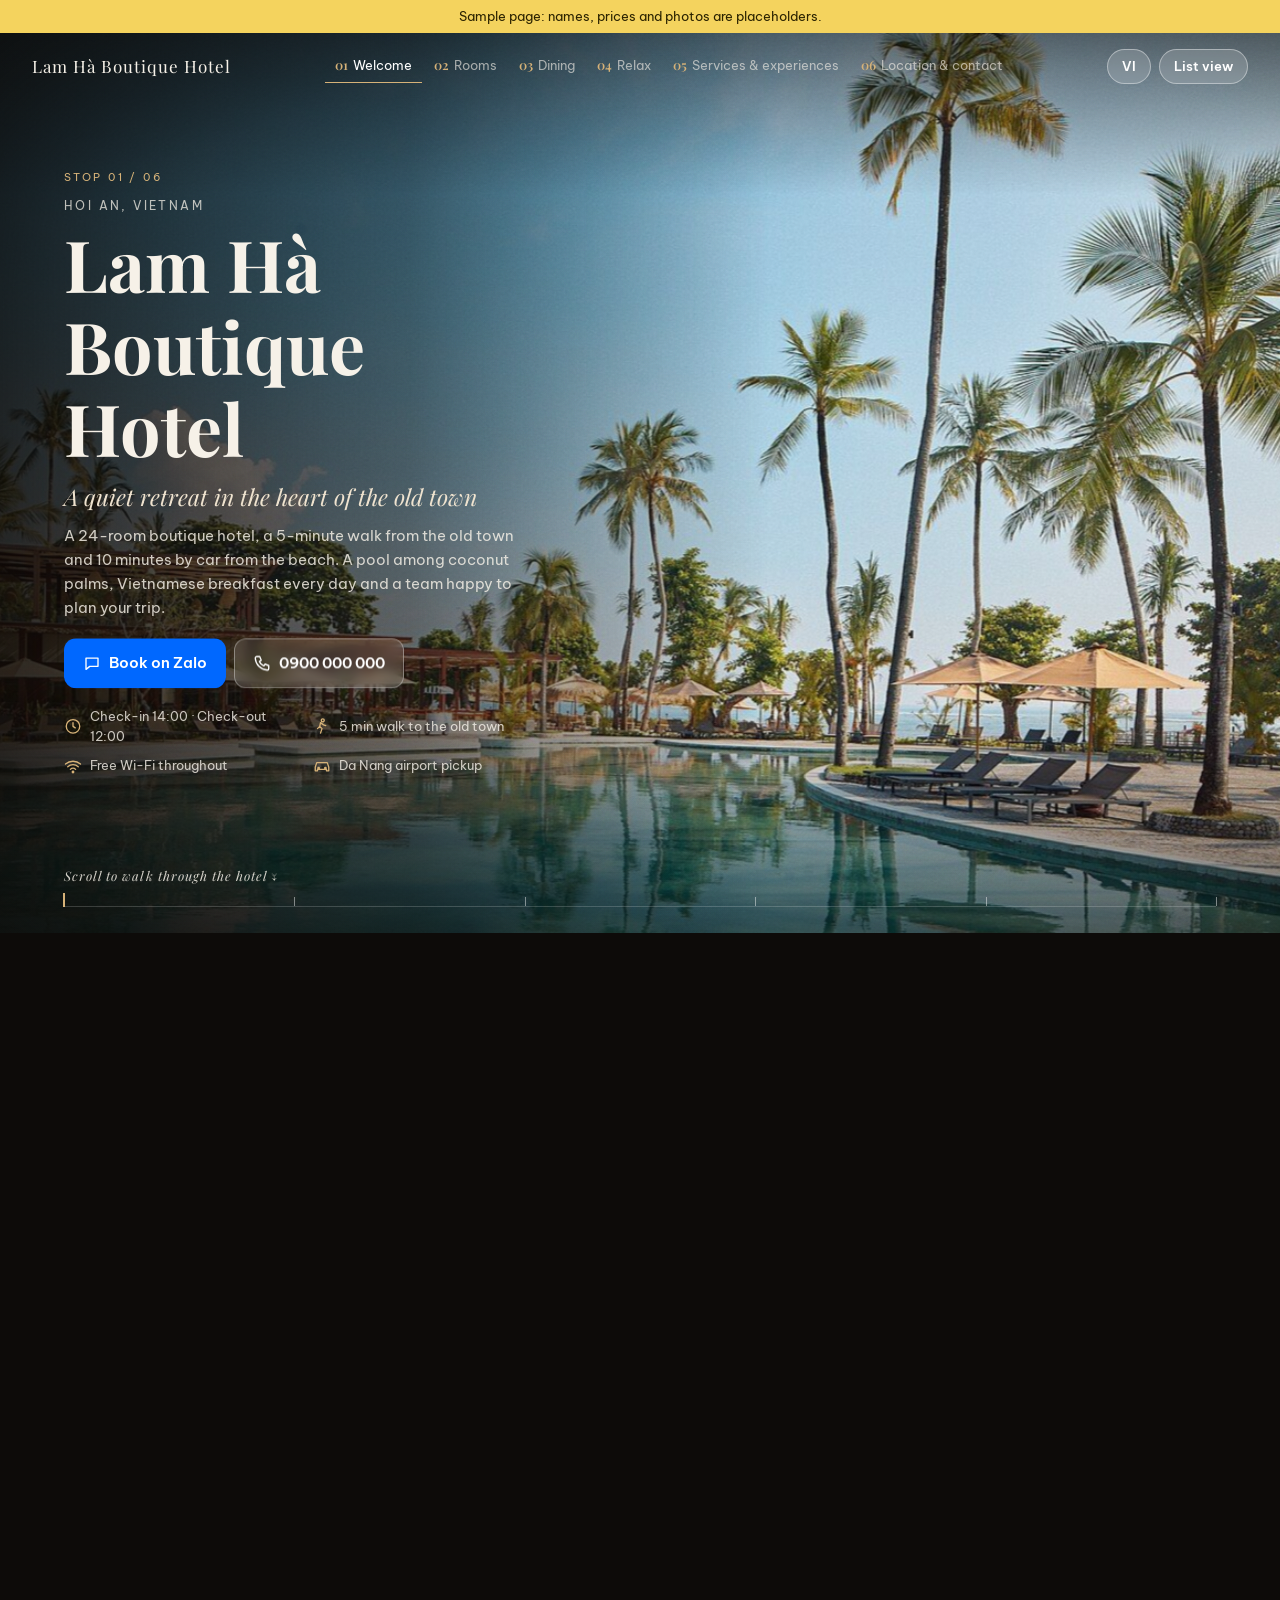
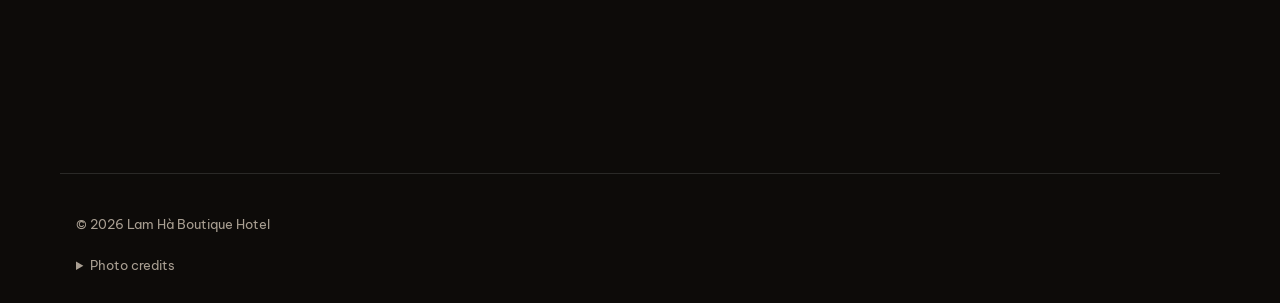
<file: docs/khach-san/index.html>
<!doctype html>
<html lang="vi">
<head>
  <meta charset="utf-8">
  <meta name="viewport" content="width=device-width, initial-scale=1, viewport-fit=cover">
  <title>Lam Hà Boutique Hotel · Phòng và dịch vụ</title>
  <meta name="description" content="Xem hình ảnh phòng nghỉ, ẩm thực và dịch vụ của khách sạn, đặt phòng nhanh qua Zalo hoặc điện thoại.">
  <meta property="og:type" content="website">
  <meta property="og:title" content="Lam Hà Boutique Hotel · Phòng và dịch vụ">
  <meta property="og:description" content="Xem hình ảnh phòng nghỉ, ẩm thực và dịch vụ. Đặt phòng nhanh qua Zalo.">
  <meta property="og:image" content="img/hero-1.jpg">
  <meta name="theme-color" content="#1f3d36">
  <link rel="preconnect" href="https://fonts.googleapis.com">
  <link rel="preconnect" href="https://fonts.gstatic.com" crossorigin>
  <link href="https://fonts.googleapis.com/css2?family=Be+Vietnam+Pro:wght@400;500;600&family=Playfair+Display:ital,wght@0,600;0,700;1,600&display=swap" rel="stylesheet">
  <link rel="stylesheet" href="style.css">
</head>
<body>
  <script>(function(){var h=document.documentElement,m=false;try{m=localStorage.getItem("ks-view")==="list"}catch(e){}if(!m&&!matchMedia("(prefers-reduced-motion: reduce)").matches)h.classList.add("film")})()</script>
  <div id="sample" class="sample" hidden></div>

  <div id="bench" class="bench" aria-label="Đi một vòng khách sạn"></div>

  <div class="stack-only">

  <header class="hero" id="top">
    <div class="hero-img" id="hero-img"></div>
    <div class="hero-shade"></div>
    <div class="topbar wrap">
      <span class="brand" id="brand"></span>
      <button id="lang" class="pill" type="button" aria-label="Đổi ngôn ngữ">EN</button>
    </div>
    <div class="hero-text wrap">
      <p class="eyebrow" id="h-loc"></p>
      <h1 id="h-name"></h1>
      <p class="tagline" id="h-tag"></p>
      <div class="hero-cta" id="hero-cta"></div>
    </div>
  </header>

  <section class="facts wrap" id="facts"></section>
  <section class="intro wrap"><p id="intro"></p></section>

  <nav class="bar" aria-label="Mục lục">
    <div class="wrap chips" id="chips"></div>
  </nav>

  <main id="stations"></main>

  <section class="wrap where" id="vi-tri">
    <div class="station-head"><span class="station-no" id="where-no"></span><h2 id="where-title"></h2></div>
    <div class="where-grid">
      <div class="map"><iframe id="map" title="Bản đồ" loading="lazy" referrerpolicy="no-referrer-when-downgrade"></iframe></div>
      <div class="contact" id="contact"></div>
    </div>
  </section>

  </div>

  <footer class="wrap foot">
    <div id="foot-name"></div>
    <div><button id="to-film" class="ghost" type="button">Xem dạng đi một vòng khách sạn</button></div>
    <details><summary id="credits-title"></summary><ul id="credits"></ul></details>
  </footer>

  <div class="dock" id="dock"></div>

  <div id="panel" class="panel" hidden>
    <div class="panel-backdrop" data-close></div>
    <article class="panel-card" role="dialog" aria-modal="true" aria-labelledby="p-title">
      <button class="close" type="button" data-close aria-label="Đóng">×</button>
      <div id="p-body"></div>
    </article>
  </div>
  <div id="toast" class="toast" role="status" aria-live="polite"></div>

  <script src="hotel.js"></script>
  <script src="credits.js"></script>
  <script src="app.js"></script>
  <script src="bench.js"></script>
</body>
</html>
</file>
<file: docs/khach-san/style.css>
:root {
  --bg: #f7f3ec;
  --bg-2: #efe8dc;
  --card: #ffffff;
  --ink: #1d2422;
  --ink-2: #5b6461;
  --line: #e2d9ca;
  --brand: #1f3d36;
  --brand-ink: #fff;
  --gold: #b88a44;
  --zalo: #0068ff;
  --shadow: 0 1px 2px rgba(30, 40, 35, .06), 0 10px 30px rgba(30, 40, 35, .08);
  color-scheme: light;
}
@media (prefers-color-scheme: dark) {
  :root:not([data-theme="light"]) {
    --bg: #121615; --bg-2: #1a201e; --card: #1c2321; --ink: #eef0ec; --ink-2: #a5aea9;
    --line: #2c3532; --brand: #7fc2ad; --brand-ink: #0f1513; --gold: #d8b06a;
    --shadow: 0 1px 2px rgba(0,0,0,.4), 0 10px 30px rgba(0,0,0,.35);
    color-scheme: dark;
  }
}
:root[data-theme="dark"] {
  --bg: #121615; --bg-2: #1a201e; --card: #1c2321; --ink: #eef0ec; --ink-2: #a5aea9;
  --line: #2c3532; --brand: #7fc2ad; --brand-ink: #0f1513; --gold: #d8b06a;
  --shadow: 0 1px 2px rgba(0,0,0,.4), 0 10px 30px rgba(0,0,0,.35);
  color-scheme: dark;
}

* { box-sizing: border-box; }
html { -webkit-text-size-adjust: 100%; scroll-behavior: smooth; }
body { margin: 0; background: var(--bg); color: var(--ink); font: 16px/1.6 "Be Vietnam Pro", system-ui, sans-serif; overflow-x: hidden; padding-bottom: 76px; }
a { color: inherit; }
img { max-width: 100%; }
.wrap { max-width: 1160px; margin: 0 auto; padding-left: 16px; padding-right: 16px; }
h1, h2, h3 { font-family: "Playfair Display", Georgia, serif; line-height: 1.15; margin: 0; font-weight: 700; }
svg.i { width: 18px; height: 18px; flex: none; stroke: currentColor; fill: none; stroke-width: 1.8; stroke-linecap: round; stroke-linejoin: round; }

.sample { background: #f4d35e; color: #2b2300; font-size: 13px; text-align: center; padding: 6px 12px; }

/* hero */
.hero { position: relative; min-height: min(88vh, 760px); display: flex; flex-direction: column; justify-content: space-between; color: #fff; overflow: hidden; }
.hero-img { position: absolute; inset: 0; }
.hero-img img { position: absolute; inset: 0; width: 100%; height: 100%; object-fit: cover; opacity: 0; transition: opacity 1.2s ease; }
.hero-img img.on { opacity: 1; }
.hero-shade { position: absolute; inset: 0; background: linear-gradient(180deg, rgba(0,0,0,.45) 0%, rgba(0,0,0,0) 30%, rgba(0,0,0,.1) 55%, rgba(0,0,0,.72) 100%); }
.topbar { position: relative; display: flex; justify-content: space-between; align-items: center; padding-top: 16px; width: 100%; }
.brand { font-family: "Playfair Display", serif; font-size: 18px; letter-spacing: .02em; }
.pill { font: inherit; font-size: 13px; font-weight: 600; color: #fff; background: rgba(255,255,255,.16); border: 1px solid rgba(255,255,255,.4);
  border-radius: 999px; padding: 6px 14px; cursor: pointer; backdrop-filter: blur(6px); }
.hero-text { position: relative; padding-bottom: 40px; width: 100%; }
.eyebrow { text-transform: uppercase; letter-spacing: .16em; font-size: 12px; font-weight: 600; margin: 0 0 10px; opacity: .9; }
.hero h1 { font-size: clamp(40px, 8vw, 80px); max-width: 900px; }
.tagline { font-family: "Playfair Display", serif; font-style: italic; font-size: clamp(18px, 2.6vw, 24px); margin: 10px 0 24px; opacity: .95; }
.hero-cta { display: flex; gap: 10px; flex-wrap: wrap; }

.btn { display: inline-flex; align-items: center; justify-content: center; gap: 8px; font: inherit; font-weight: 600; font-size: 15px;
  text-decoration: none; border-radius: 12px; padding: 12px 18px; cursor: pointer; border: 1px solid transparent; white-space: nowrap; }
.btn-zalo { background: var(--zalo); color: #fff; }
.btn-call { background: #fff; color: #1d2422; }
.btn-line { background: transparent; color: var(--ink); border-color: var(--line); }
.hero .btn-line { color: #fff; border-color: rgba(255,255,255,.5); }

/* facts */
.facts { display: grid; grid-template-columns: repeat(4, 1fr); gap: 12px; margin-top: -28px; position: relative; z-index: 2; }
.fact { display: flex; gap: 10px; align-items: center; background: var(--card); border: 1px solid var(--line); border-radius: 14px; padding: 14px 16px; box-shadow: var(--shadow); font-size: 14px; }
.fact svg { color: var(--gold); width: 22px; height: 22px; }
.intro { padding-top: 36px; }
.intro p { font-size: clamp(17px, 2.2vw, 20px); max-width: 820px; margin: 0; color: var(--ink-2); }

/* nav */
.bar { position: sticky; top: 0; z-index: 6; margin-top: 32px; background: color-mix(in srgb, var(--bg) 90%, transparent); backdrop-filter: blur(10px); border-bottom: 1px solid var(--line); }
.chips { display: flex; gap: 8px; overflow-x: auto; scrollbar-width: none; padding-top: 12px; padding-bottom: 12px; }
.chips::-webkit-scrollbar { display: none; }
.chip { white-space: nowrap; font-size: 14px; text-decoration: none; color: var(--ink-2); border: 1px solid var(--line); border-radius: 999px; padding: 6px 14px; }
.chip.on { background: var(--brand); color: var(--brand-ink); border-color: var(--brand); }

/* stations */
.station { padding-top: 44px; scroll-margin-top: 56px; }
.station-head { display: flex; align-items: baseline; gap: 14px; flex-wrap: wrap; margin-bottom: 18px; }
.station-no { font-family: "Playfair Display", serif; font-weight: 700; color: var(--gold); font-size: 15px; }
.station-head h2 { font-size: clamp(26px, 4vw, 34px); }
.station-head p { margin: 0; color: var(--ink-2); font-size: 14px; }
.grid { display: grid; grid-template-columns: repeat(auto-fill, minmax(270px, 1fr)); gap: 18px; }
.card { text-align: left; font: inherit; color: inherit; padding: 0; background: var(--card); border: 1px solid var(--line); border-radius: 16px; overflow: hidden;
  box-shadow: var(--shadow); cursor: pointer; display: flex; flex-direction: column; transition: transform .15s ease, border-color .15s; }
.card:hover, .card:focus-visible { transform: translateY(-3px); border-color: var(--gold); outline: none; }
.card-img { position: relative; aspect-ratio: 4 / 3; background: var(--bg-2); overflow: hidden; }
.card-img img { width: 100%; height: 100%; object-fit: cover; display: block; transition: transform .5s ease; }
.card:hover .card-img img { transform: scale(1.04); }
.count { position: absolute; right: 10px; bottom: 10px; display: inline-flex; gap: 4px; align-items: center; font-size: 12px; color: #fff; background: rgba(0,0,0,.55); border-radius: 999px; padding: 3px 9px; }
.count svg { width: 14px; height: 14px; }
.card-body { padding: 14px 16px 16px; display: flex; flex-direction: column; gap: 6px; flex: 1; }
.card h3 { font-size: 21px; }
.card .short { margin: 0; font-size: 14px; color: var(--ink-2); }
.tags { display: flex; flex-wrap: wrap; gap: 6px; margin: 2px 0; padding: 0; list-style: none; }
.tags li { font-size: 12px; background: var(--bg-2); border-radius: 999px; padding: 3px 9px; }
.price { margin-top: auto; padding-top: 6px; font-weight: 600; color: var(--brand); font-size: 15px; }

/* where */
.where { padding-top: 56px; scroll-margin-top: 56px; }
.where-grid { display: grid; grid-template-columns: 1.4fr 1fr; gap: 18px; }
.map { border-radius: 16px; overflow: hidden; border: 1px solid var(--line); min-height: 320px; background: var(--bg-2); }
.map iframe { width: 100%; height: 100%; min-height: 320px; border: 0; display: block; }
.contact { background: var(--card); border: 1px solid var(--line); border-radius: 16px; padding: 20px; box-shadow: var(--shadow); display: flex; flex-direction: column; gap: 12px; }
.contact .row { display: flex; gap: 10px; align-items: flex-start; font-size: 15px; }
.contact .row svg { color: var(--gold); margin-top: 3px; }
.contact .btns { display: flex; gap: 8px; flex-wrap: wrap; margin-top: 4px; }

.foot { padding-top: 40px; padding-bottom: 28px; margin-top: 40px; border-top: 1px solid var(--line); font-size: 13px; color: var(--ink-2); display: grid; gap: 10px; }
.foot summary { cursor: pointer; }
.foot ul { padding-left: 18px; margin: 8px 0 0; }
.foot li { margin: 2px 0; word-break: break-word; }

/* sticky booking dock */
.dock { position: fixed; left: 0; right: 0; bottom: 0; z-index: 8; display: flex; gap: 8px; justify-content: center;
  padding: 10px 16px calc(10px + env(safe-area-inset-bottom)); background: color-mix(in srgb, var(--card) 92%, transparent);
  backdrop-filter: blur(10px); border-top: 1px solid var(--line); }
.dock .btn { flex: 1 1 0; max-width: 260px; padding: 11px 12px; }
.dock .btn-call { background: var(--brand); color: var(--brand-ink); }

/* detail panel */
.panel { position: fixed; inset: 0; z-index: 20; display: flex; justify-content: center; align-items: flex-start; overflow-y: auto; padding: 24px 16px; }
.panel[hidden] { display: none; }
.panel-backdrop { position: fixed; inset: 0; background: rgba(10, 15, 13, .6); }
.panel-card { position: relative; width: 100%; max-width: 900px; background: var(--card); border-radius: 18px; overflow: hidden; box-shadow: 0 24px 70px rgba(0,0,0,.4); }
.close { position: absolute; top: 10px; right: 12px; z-index: 3; width: 38px; height: 38px; border-radius: 50%; border: none; background: rgba(0,0,0,.55); color: #fff; font-size: 24px; line-height: 1; cursor: pointer; }
.gallery { position: relative; background: #000; }
.slides { display: flex; overflow-x: auto; scroll-snap-type: x mandatory; scrollbar-width: none; aspect-ratio: 16 / 10; }
.slides::-webkit-scrollbar { display: none; }
.slides img { flex: 0 0 100%; width: 100%; height: 100%; object-fit: cover; scroll-snap-align: center; display: block; }
.nav-btn { position: absolute; top: 50%; transform: translateY(-50%); width: 40px; height: 40px; border-radius: 50%; border: none; background: rgba(255,255,255,.85); color: #111; font-size: 22px; cursor: pointer; }
.nav-btn.prev { left: 10px; } .nav-btn.next { right: 10px; }
.dots { position: absolute; left: 0; right: 0; bottom: 10px; display: flex; justify-content: center; gap: 6px; }
.dots i { width: 7px; height: 7px; border-radius: 50%; background: rgba(255,255,255,.5); }
.dots i.on { background: #fff; }
.p-content { padding: 22px 24px 26px; }
.p-content h2 { font-size: clamp(28px, 5vw, 38px); }
.p-content .short { color: var(--ink-2); margin: 6px 0 12px; }
.p-price { font-size: 18px; font-weight: 600; color: var(--brand); margin: 10px 0 0; }
.block { margin-top: 20px; }
.block h4 { margin: 0 0 8px; font-size: 12px; text-transform: uppercase; letter-spacing: .12em; color: var(--ink-2); }
.amen { display: grid; grid-template-columns: repeat(auto-fill, minmax(200px, 1fr)); gap: 6px 16px; padding: 0; margin: 0; list-style: none; }
.amen li { display: flex; gap: 8px; align-items: center; font-size: 15px; }
.amen svg { color: var(--brand); }
.p-actions { display: flex; gap: 8px; flex-wrap: wrap; margin-top: 22px; }

.toast { position: fixed; left: 50%; bottom: 90px; transform: translateX(-50%) translateY(16px); opacity: 0; z-index: 30;
  background: var(--ink); color: var(--bg); padding: 10px 16px; border-radius: 10px; font-size: 14px; pointer-events: none; transition: .2s; }
.toast.show { opacity: 1; transform: translateX(-50%) translateY(0); }

@media (max-width: 860px) {
  .facts { grid-template-columns: 1fr 1fr; }
  .where-grid { grid-template-columns: 1fr; }
}
@media (max-width: 560px) {
  .hero { min-height: 78vh; }
  .hero-cta .btn { flex: 1 1 auto; }
  .fact { padding: 12px; font-size: 13px; }
  .panel { padding: 0; }
  .panel-card { border-radius: 0; min-height: 100%; }
  .p-content { padding: 18px 16px 24px; }
  .slides { aspect-ratio: 4 / 3; }
  .nav-btn { display: none; }
}

/* booking dock only on phones/tablets; desktop already has the hero buttons */
@media (min-width: 861px) {
  .dock { display: none; }
  body { padding-bottom: 0; }
}

/* ===================== film mode: walk through the hotel ===================== */
.bench { display: none; }
html.film .bench { display: block; position: relative; }
html.film .stack-only { display: none; }
html.film body { background: #0d0b09; color: #f3ede4; }
html.film .foot { border-top-color: rgba(255,255,255,.12); color: #a99f92; }
html.film .foot a { color: #e9dcc6; }
#to-film { display: none; }
html:not(.film) #to-film { display: inline-block; }

.stage { position: sticky; top: 0; height: 100vh; height: 100svh; overflow: hidden; background: #0d0b09; color: #f6f1e8; }
.shots, .shot { position: absolute; inset: 0; }
.shot { width: 100%; height: 100%; object-fit: cover; opacity: 0; will-change: transform, opacity, filter; transform-origin: 50% 55%; }
.fscrim { position: absolute; inset: 0; pointer-events: none;
  background:
    linear-gradient(90deg, rgba(10,8,6,.86) 0%, rgba(10,8,6,.55) 32%, rgba(10,8,6,0) 60%),
    linear-gradient(180deg, rgba(10,8,6,.55) 0%, rgba(10,8,6,0) 18%, rgba(10,8,6,0) 75%, rgba(10,8,6,.6) 100%),
    radial-gradient(120% 90% at 60% 50%, transparent 55%, rgba(0,0,0,.45) 100%); }
.fgrain { position: absolute; inset: -50%; pointer-events: none; opacity: .07; mix-blend-mode: overlay;
  background-image: url("data:image/svg+xml;utf8,<svg xmlns='http://www.w3.org/2000/svg' width='160' height='160'><filter id='n'><feTurbulence type='fractalNoise' baseFrequency='.9' numOctaves='2' stitchTiles='stitch'/></filter><rect width='100%' height='100%' filter='url(%23n)'/></svg>");
  animation: grain 1.2s steps(6) infinite; }
@keyframes grain { 0%{transform:translate(0,0)} 20%{transform:translate(-3%,2%)} 40%{transform:translate(2%,-3%)} 60%{transform:translate(-2%,-1%)} 80%{transform:translate(3%,3%)} 100%{transform:translate(0,0)} }

.ftop { position: absolute; top: 0; left: 0; right: 0; z-index: 4; display: flex; align-items: center; gap: 18px; padding: 16px 32px; }
.fbrand { font-family: "Playfair Display", serif; font-size: 17px; letter-spacing: .06em; white-space: nowrap; }
.ftoc { display: flex; gap: 2px; margin: 0 auto; overflow-x: auto; scrollbar-width: none; }
.ftoc::-webkit-scrollbar { display: none; }
.ftoc button { font: inherit; font-size: 13px; color: rgba(246,241,232,.62); background: none; border: 0; border-bottom: 1px solid transparent; padding: 6px 10px; cursor: pointer; white-space: nowrap; }
.ftoc button b { font-family: "Playfair Display", serif; color: #d6b278; font-weight: 600; margin-right: 2px; }
.ftoc button.on { color: #fff; border-bottom-color: #d6b278; }
.fright { display: flex; gap: 8px; }

.ov { position: absolute; z-index: 3; left: clamp(20px, 5vw, 72px); top: 50%; margin-top: -10px; width: min(480px, 42vw);
  transform-origin: left center; opacity: 0; pointer-events: none; translate: 0 -50%; }
.ov.live { pointer-events: auto; }
.fstation { font-size: 11px; letter-spacing: .22em; text-transform: uppercase; color: #d6b278; margin: 0 0 10px; }
.feyebrow { font-size: 12px; letter-spacing: .2em; text-transform: uppercase; margin: 0 0 6px; color: rgba(246,241,232,.75); }
.ov h1 { font-size: clamp(40px, 5.6vw, 76px); font-weight: 700; }
.ov h2 { font-size: clamp(34px, 4.2vw, 56px); font-weight: 600; }
.ftag { font-family: "Playfair Display", serif; font-style: italic; font-size: clamp(18px, 1.8vw, 23px); margin: 10px 0 8px; color: #efe3cf; }
.fdesc { color: rgba(246,241,232,.82); font-size: 15px; margin: 8px 0; display: flex; gap: 8px; align-items: flex-start; flex-wrap: wrap; }
.fdesc a { color: #fff; }
.fnote { color: rgba(246,241,232,.7); margin: 6px 0 18px; font-size: 15px; }
.fbtns { display: flex; gap: 8px; flex-wrap: wrap; margin: 18px 0 6px; }
.btn-glass { background: rgba(255,255,255,.12); color: #fff; border-color: rgba(255,255,255,.35); backdrop-filter: blur(6px); }
.ffacts { list-style: none; padding: 0; margin: 18px 0 0; display: grid; grid-template-columns: 1fr 1fr; gap: 8px 18px; font-size: 13px; color: rgba(246,241,232,.8); }
.ffacts li { display: flex; gap: 8px; align-items: center; }
.ffacts svg { color: #d6b278; }

.fcards { display: grid; grid-template-columns: 1fr 1fr; gap: 14px; }
.fcard { font: inherit; color: inherit; text-align: left; background: none; border: 0; padding: 0; cursor: pointer; display: flex; flex-direction: column; gap: 3px; }
.fthumb { position: relative; display: block; aspect-ratio: 16 / 10; border-radius: 8px; overflow: hidden; box-shadow: 0 8px 24px rgba(0,0,0,.45); outline: 1px solid rgba(255,255,255,.12); }
.fthumb img { width: 100%; height: 100%; object-fit: cover; display: block; transition: transform .5s ease; }
.fcard:hover .fthumb img, .fcard:focus-visible .fthumb img { transform: scale(1.06); }
.fcard:focus-visible { outline: none; }
.fcard:focus-visible .fthumb { outline: 2px solid #d6b278; }
.fcount { position: absolute; right: 6px; bottom: 6px; display: inline-flex; gap: 3px; align-items: center; font-size: 11px; background: rgba(0,0,0,.6); border-radius: 999px; padding: 2px 7px; }
.fcount svg { width: 12px; height: 12px; }
.fname { font-family: "Playfair Display", serif; font-size: 16px; margin-top: 6px; line-height: 1.25; }
.fprice { font-size: 12.5px; color: #d6b278; font-style: italic; }

.fcue { position: absolute; z-index: 3; left: clamp(20px, 5vw, 72px); bottom: 46px; margin: 0; font-size: 13px; letter-spacing: .08em;
  color: rgba(246,241,232,.85); opacity: 0; transition: opacity .3s; font-family: "Playfair Display", serif; font-style: italic; }
.fcue.show { opacity: 1; }
.fticks { position: absolute; z-index: 3; left: clamp(20px, 5vw, 72px); right: clamp(20px, 5vw, 72px); bottom: 26px; height: 9px; border-bottom: 1px solid rgba(255,255,255,.18); }
.fticks i { position: absolute; bottom: 0; width: 1px; height: 9px; background: rgba(255,255,255,.45); }
.fneedle { position: absolute; bottom: -1px; width: 2px; height: 14px; margin-left: -1px; background: #d6b278; }

@media (max-width: 860px) {
  .ftop { padding: 12px 16px; gap: 10px; }
  .ftoc { display: none; }
  .fright { margin-left: auto; }
  .flist { display: none; }
  .fscrim { background:
      linear-gradient(0deg, rgba(10,8,6,.92) 0%, rgba(10,8,6,.7) 38%, rgba(10,8,6,0) 66%),
      linear-gradient(180deg, rgba(10,8,6,.55) 0%, rgba(10,8,6,0) 16%); }
  .ov { left: 16px; right: 16px; width: auto; top: auto; bottom: 116px; margin: 0; translate: none; }
  .ov h1 { font-size: 38px; }
  .ov h2 { font-size: 32px; }
  .ov-hero .fdesc, .ffacts { display: none; }
  .fnote { margin-bottom: 12px; }
  .fcards { display: flex; overflow-x: auto; scroll-snap-type: x mandatory; gap: 12px; margin-right: -16px; padding-right: 16px; scrollbar-width: none; }
  .fcards::-webkit-scrollbar { display: none; }
  .fcard { flex: 0 0 64%; scroll-snap-align: start; }
  .fcue { left: 16px; bottom: 96px; }
  .fticks { left: 16px; right: 16px; bottom: 84px; }
  html.film .dock { background: rgba(13,11,9,.85); border-top-color: rgba(255,255,255,.1); }
}
@media (max-height: 640px) and (min-width: 861px) {
  .ffacts { display: none; }
  .fcards { grid-template-columns: repeat(4, 1fr); }
  .ov { width: min(720px, 60vw); }
}
.ghost { font: inherit; font-size: 13px; color: inherit; background: none; border: 1px solid currentColor; border-radius: 999px; padding: 6px 14px; cursor: pointer; opacity: .8; }
</file>
